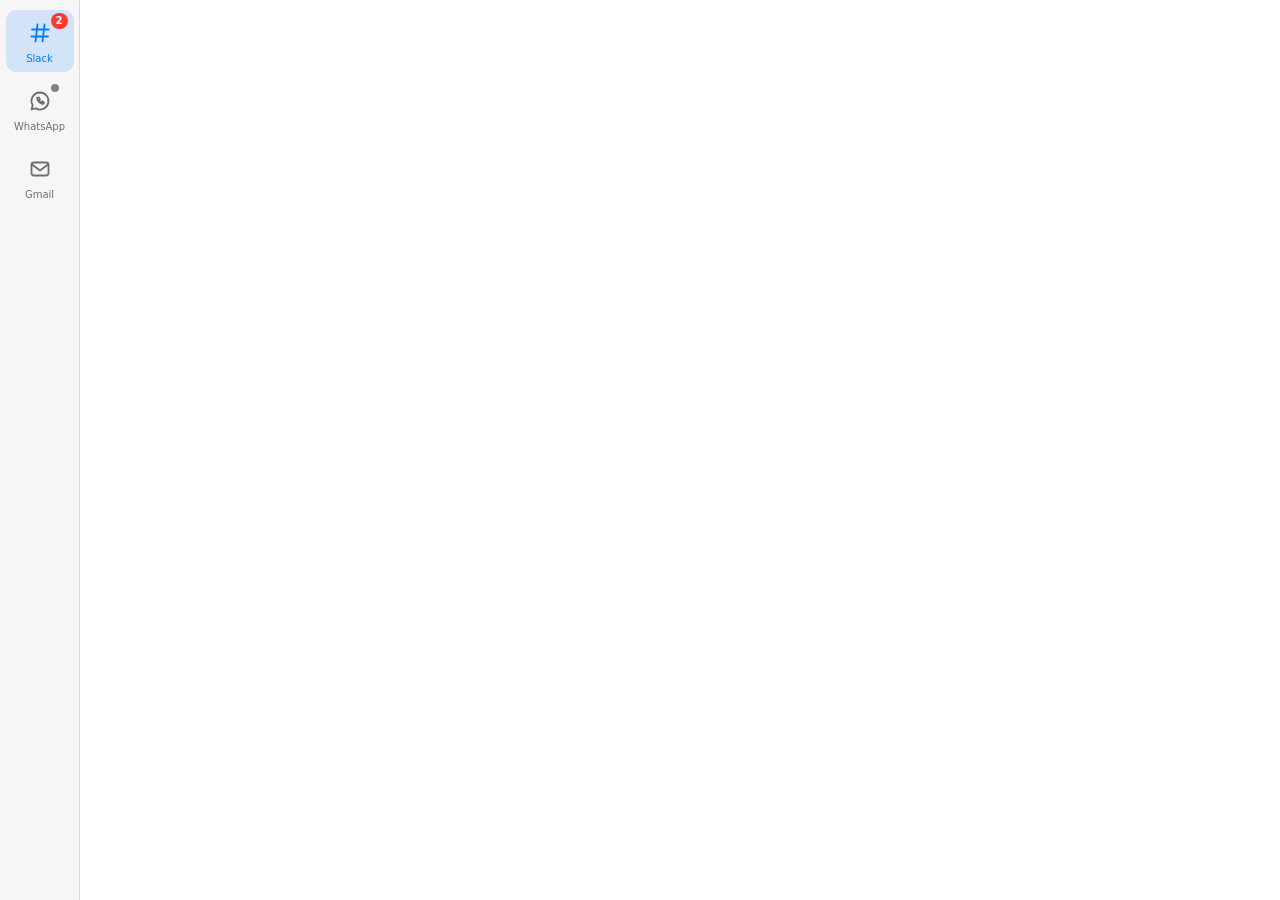
<file: ui/index.html>
<!doctype html>
<html lang="en">
<head>
<meta charset="utf-8">
<meta name="viewport" content="width=device-width, initial-scale=1">
<title>Huburt</title>
<link rel="stylesheet" href="style.css">
</head>
<body>
  <nav id="sidebar" aria-label="Services"></nav>
  <main id="content" aria-live="polite"></main>
  <script src="app.js"></script>
</body>
</html>
</file>
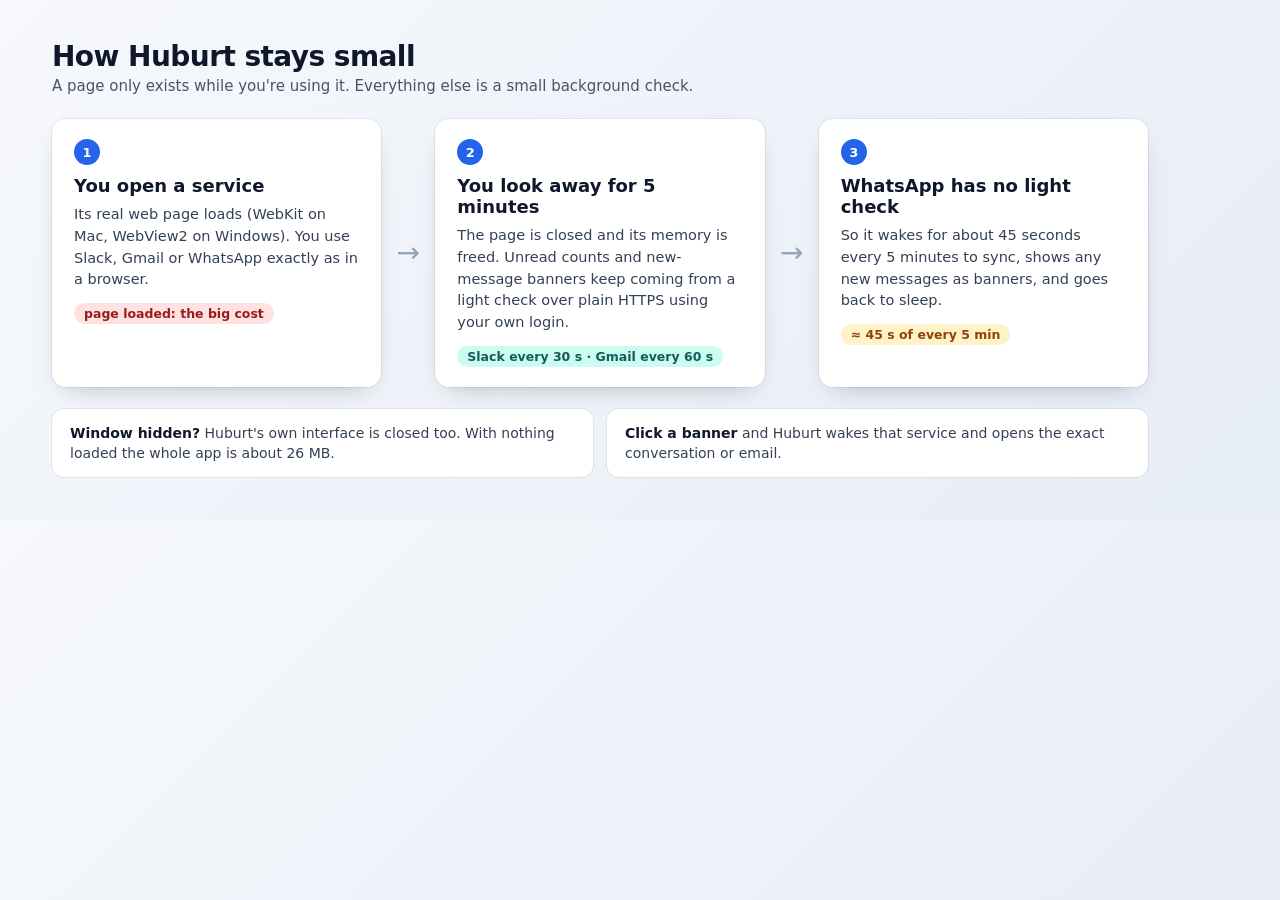
<file: docs/assets/how-it-works.html>
<!doctype html>
<html><head><meta charset="utf-8"><title>How Huburt works</title>
<style>
  * { box-sizing: border-box; }
  body { margin:0; width:1200px; height:520px; padding:40px 52px; font:16px -apple-system,BlinkMacSystemFont,"SF Pro Text","Segoe UI",system-ui,sans-serif;
         background:linear-gradient(135deg,#f6f8fc,#e7edf6); color:#0f172a; }
  h1 { margin:0 0 4px; font-size:28px; letter-spacing:-.02em; }
  p.sub { margin:0 0 24px; color:#475569; font-size:15px; }
  .flow { display:grid; grid-template-columns:1fr 54px 1fr 54px 1fr; align-items:stretch; }
  .card { background:#fff; border-radius:14px; padding:20px 22px; box-shadow:0 10px 26px -14px rgba(15,23,42,.35), 0 0 0 1px rgba(15,23,42,.07); }
  .card .n { display:inline-grid; place-items:center; width:26px; height:26px; border-radius:50%; background:#2563eb; color:#fff; font-weight:700; font-size:13px; margin-bottom:10px; }
  .card h2 { margin:0 0 8px; font-size:18px; } .card p { margin:0; color:#334155; font-size:14.5px; line-height:1.5; }
  .tag { display:inline-block; margin-top:12px; padding:3px 10px; border-radius:999px; font-size:12.5px; font-weight:650; }
  .t1 { background:#fee2e2; color:#991b1b; } .t2 { background:#ccfbf1; color:#115e59; } .t3 { background:#fef3c7; color:#92400e; }
  .arrow { display:grid; place-items:center; color:#94a3b8; font-size:28px; }
  .note { margin-top:22px; display:flex; gap:14px; }
  .pill { flex:1; background:#fff; border-radius:12px; padding:14px 18px; font-size:14px; color:#334155; line-height:1.45; box-shadow:0 0 0 1px rgba(15,23,42,.07); }
  .pill b { color:#0f172a; }
</style></head><body>
  <h1>How Huburt stays small</h1>
  <p class="sub">A page only exists while you're using it. Everything else is a small background check.</p>
  <div class="flow">
    <div class="card"><div class="n">1</div><h2>You open a service</h2><p>Its real web page loads (WebKit on Mac, WebView2 on Windows). You use Slack, Gmail or WhatsApp exactly as in a browser.</p><span class="tag t1">page loaded: the big cost</span></div>
    <div class="arrow">→</div>
    <div class="card"><div class="n">2</div><h2>You look away for 5 minutes</h2><p>The page is closed and its memory is freed. Unread counts and new-message banners keep coming from a light check over plain HTTPS using your own login.</p><span class="tag t2">Slack every 30 s · Gmail every 60 s</span></div>
    <div class="arrow">→</div>
    <div class="card"><div class="n">3</div><h2>WhatsApp has no light check</h2><p>So it wakes for about 45 seconds every 5 minutes to sync, shows any new messages as banners, and goes back to sleep.</p><span class="tag t3">≈ 45 s of every 5 min</span></div>
  </div>
  <div class="note">
    <div class="pill"><b>Window hidden?</b> Huburt's own interface is closed too. With nothing loaded the whole app is about 26 MB.</div>
    <div class="pill"><b>Click a banner</b> and Huburt wakes that service and opens the exact conversation or email.</div>
  </div>
</body></html>
</file>
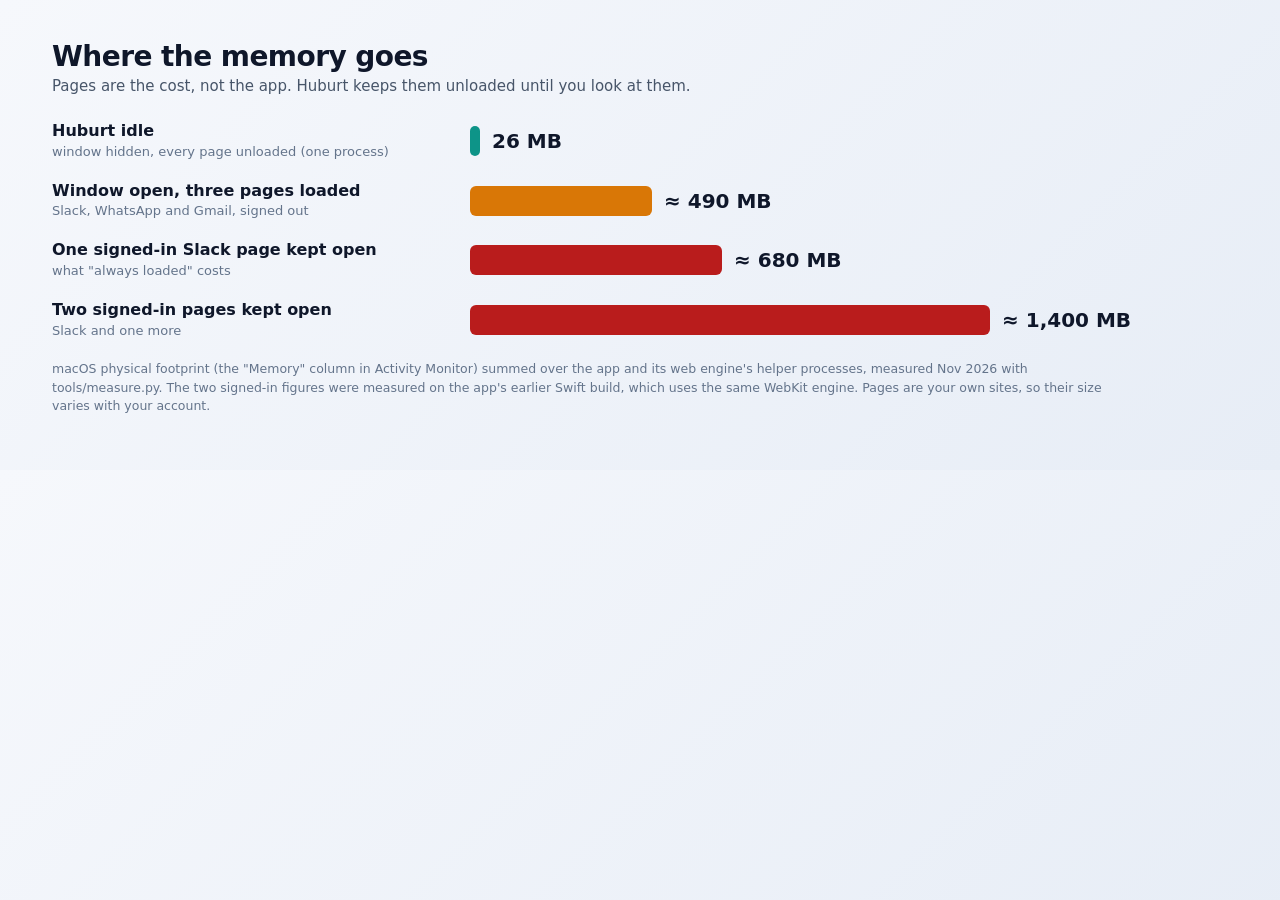
<file: docs/assets/memory.html>
<!doctype html>
<html><head><meta charset="utf-8"><title>Huburt memory</title>
<style>
  * { box-sizing: border-box; }
  body { margin:0; width:1200px; height:470px; padding:40px 52px; font:16px -apple-system,BlinkMacSystemFont,"SF Pro Text","Segoe UI",system-ui,sans-serif;
         background:linear-gradient(135deg,#f6f8fc,#e7edf6); color:#0f172a; }
  h1 { margin:0 0 4px; font-size:28px; letter-spacing:-.02em; }
  p.sub { margin:0 0 26px; color:#475569; font-size:15px; }
  .row { display:grid; grid-template-columns:400px 1fr; align-items:center; gap:18px; margin-bottom:20px; }
  .label { font-weight:600; line-height:1.3; } .label small { display:block; font-weight:400; color:#64748b; font-size:13px; margin-top:2px; }
  .track { display:flex; align-items:center; gap:12px; }
  .bar { height:30px; border-radius:6px; flex:none; }
  .val { font-weight:700; font-size:20px; white-space:nowrap; }
  .good { background:#0d9488; } .mid { background:#d97706; } .bad { background:#b91c1c; }
  .foot { margin-top:6px; color:#64748b; font-size:12.5px; line-height:1.5; max-width:1090px; }
</style></head><body>
  <h1>Where the memory goes</h1>
  <p class="sub">Pages are the cost, not the app. Huburt keeps them unloaded until you look at them.</p>
  <div class="row"><div class="label">Huburt idle<small>window hidden, every page unloaded (one process)</small></div>
    <div class="track"><div class="bar good" style="width:10px"></div><div class="val">26 MB</div></div></div>
  <div class="row"><div class="label">Window open, three pages loaded<small>Slack, WhatsApp and Gmail, signed out</small></div>
    <div class="track"><div class="bar mid" style="width:182px"></div><div class="val">≈ 490 MB</div></div></div>
  <div class="row"><div class="label">One signed-in Slack page kept open<small>what "always loaded" costs</small></div>
    <div class="track"><div class="bar bad" style="width:252px"></div><div class="val">≈ 680 MB</div></div></div>
  <div class="row"><div class="label">Two signed-in pages kept open<small>Slack and one more</small></div>
    <div class="track"><div class="bar bad" style="width:520px"></div><div class="val">≈ 1,400 MB</div></div></div>
  <div class="foot">macOS physical footprint (the "Memory" column in Activity Monitor) summed over the app and its web engine's helper processes,
    measured Nov 2026 with tools/measure.py. The two signed-in figures were measured on the app's earlier Swift build, which uses the same WebKit engine.
    Pages are your own sites, so their size varies with your account.</div>
</body></html>
</file>
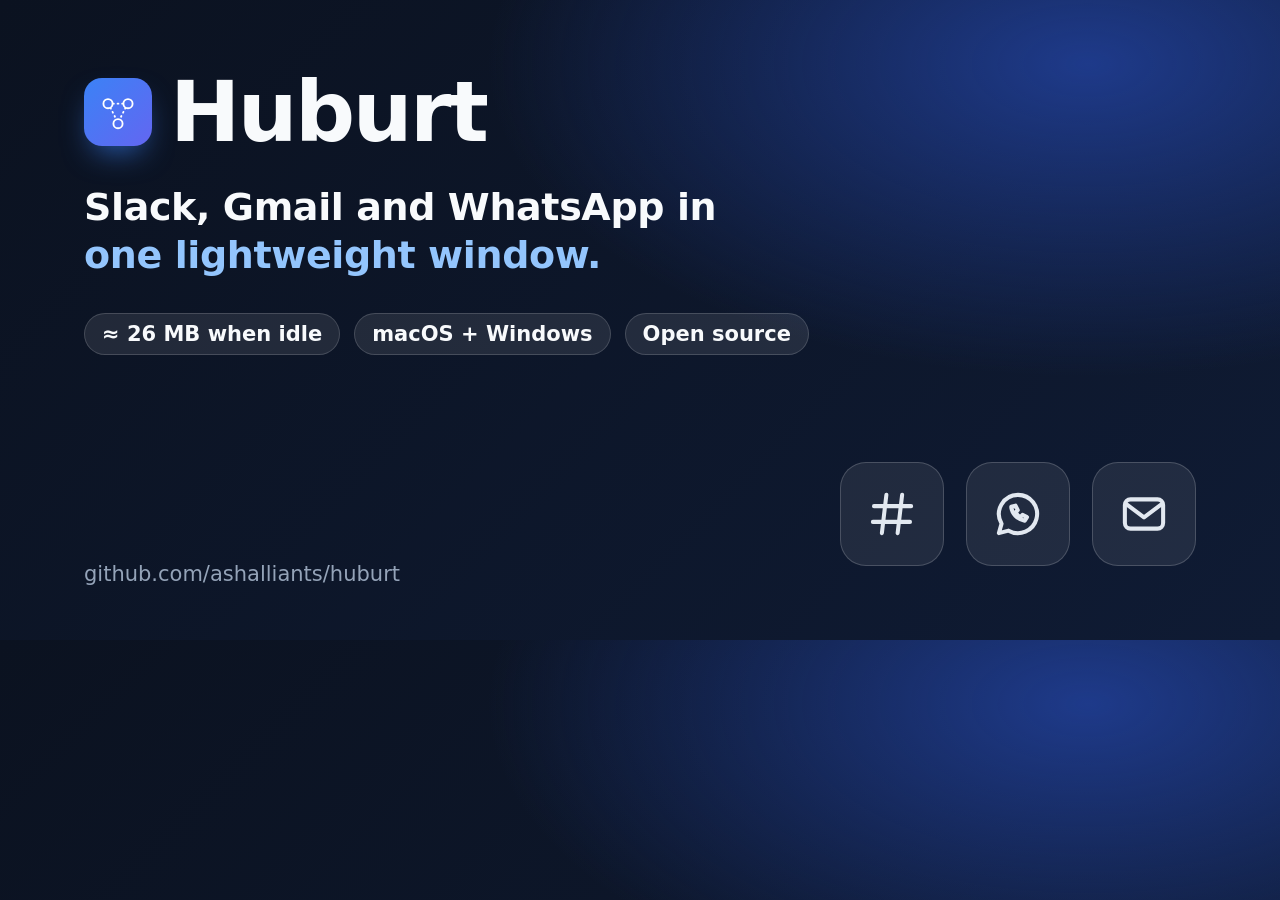
<file: docs/assets/social.html>
<!doctype html>
<html><head><meta charset="utf-8"><title>Huburt social preview</title>
<style>
  * { box-sizing: border-box; }
  body { margin:0; width:1280px; height:640px; padding:70px 84px; color:#f8fafc; font:20px -apple-system,BlinkMacSystemFont,"SF Pro Text","Segoe UI",system-ui,sans-serif;
         background:radial-gradient(1000px 520px at 85% 10%,#1e3a8a 0%,transparent 60%),linear-gradient(135deg,#0b1220,#0f1b34); position:relative; overflow:hidden; }
  .brand { display:flex; align-items:center; gap:18px; }
  .mark { width:68px; height:68px; border-radius:18px; background:linear-gradient(135deg,#3b82f6,#6366f1); display:grid; place-items:center; box-shadow:0 14px 30px -10px rgba(59,130,246,.7); }
  .mark svg { width:40px; height:40px; stroke:#fff; fill:none; stroke-width:2.2; stroke-linecap:round; }
  h1 { margin:0; font-size:84px; letter-spacing:-.03em; line-height:1; }
  .tag { margin:30px 0 0; font-size:38px; line-height:1.25; max-width:880px; font-weight:600; letter-spacing:-.01em; }
  .tag span { color:#93c5fd; }
  .chips { display:flex; gap:14px; margin-top:34px; }
  .chip { padding:9px 18px; border-radius:999px; background:rgba(255,255,255,.09); box-shadow:inset 0 0 0 1px rgba(255,255,255,.16); font-size:21px; font-weight:600; }
  .svc { position:absolute; right:84px; bottom:74px; display:flex; gap:22px; }
  .svc div { width:104px; height:104px; border-radius:26px; background:rgba(255,255,255,.08); box-shadow:inset 0 0 0 1px rgba(255,255,255,.18); display:grid; place-items:center; }
  .svc svg { width:54px; height:54px; stroke:#e2e8f0; fill:none; stroke-width:1.8; stroke-linecap:round; stroke-linejoin:round; }
  .url { position:absolute; left:84px; bottom:54px; font-size:21px; color:#94a3b8; }
</style></head><body>
  <div class="brand"><div class="mark"><svg viewBox="0 0 48 48"><circle cx="12" cy="14" r="5.5"/><circle cx="36" cy="14" r="5.5"/><circle cx="24" cy="38" r="5.5"/><path d="M18 14h12M15 19l7 14M33 19l-7 14" stroke-dasharray="1 4.5"/></svg></div><h1>Huburt</h1></div>
  <p class="tag">Slack, Gmail and WhatsApp in<br><span>one lightweight window.</span></p>
  <div class="chips"><div class="chip">≈ 26 MB when idle</div><div class="chip">macOS + Windows</div><div class="chip">Open source</div></div>
  <div class="svc">
    <div><svg viewBox="0 0 24 24"><path d="M9.5 3.5 7.5 20.5M16.5 3.5l-2 17M4 8.5h16.5M3.5 15.5H20"/></svg></div>
    <div><svg viewBox="0 0 24 24"><path d="M12 3.5a8.5 8.5 0 0 0-7.3 12.8L3.5 20.5l4.3-1.1A8.5 8.5 0 1 0 12 3.5z"/><path d="M9 8.8c.2 3 2.7 5.5 6 6.2l1-1.6-2-1-.9.9c-.9-.4-1.7-1.2-2.1-2.1l.9-.9-1-2z"/></svg></div>
    <div><svg viewBox="0 0 24 24"><rect x="3.5" y="5.5" width="17" height="13" rx="2.5"/><path d="m4 7.5 8 6 8-6"/></svg></div>
  </div>
  <div class="url">github.com/ashalliants/huburt</div>
</body></html>
</file>
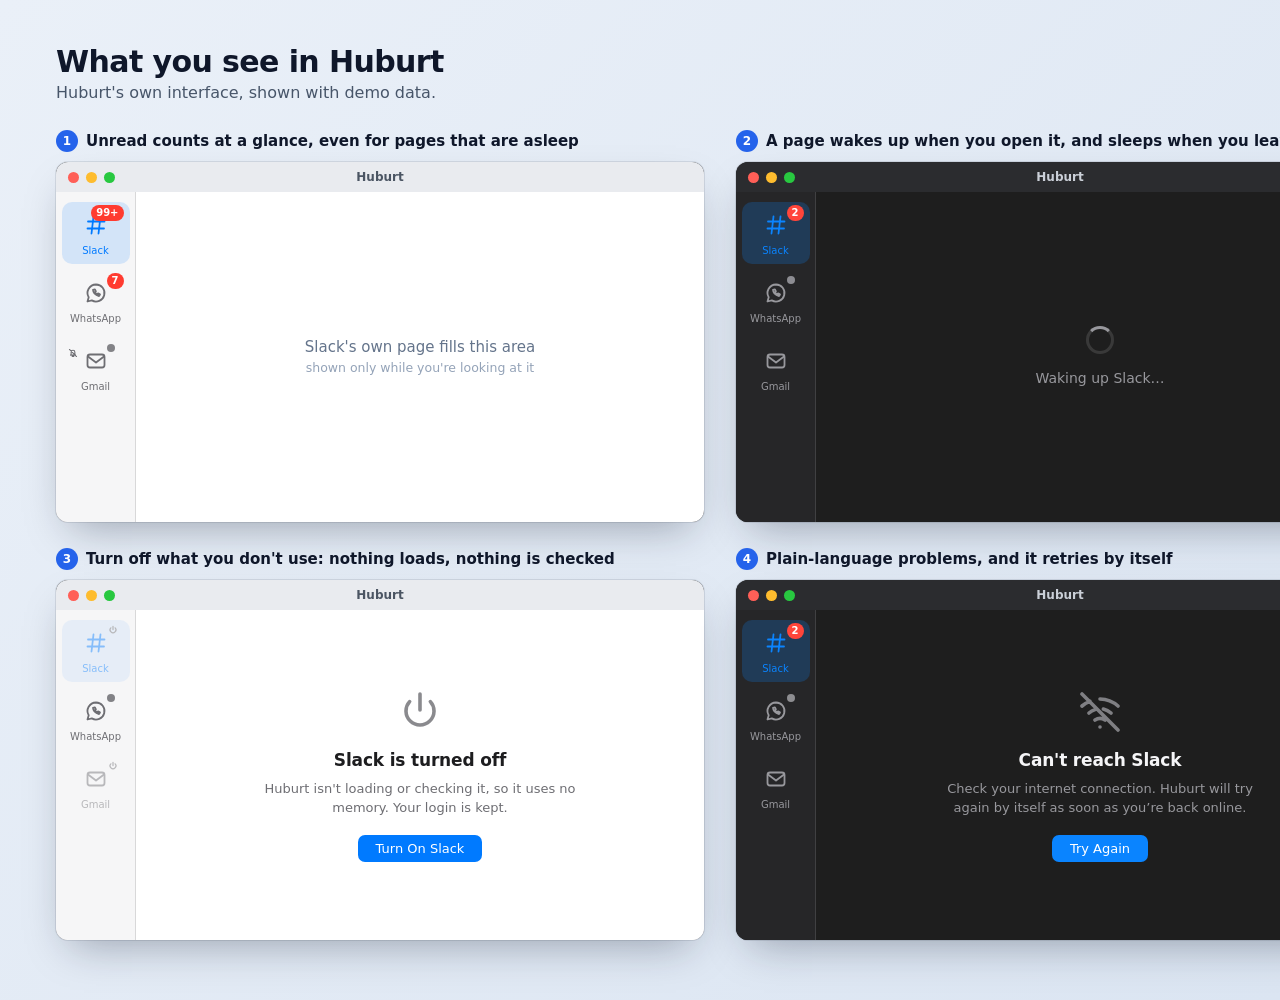
<file: docs/assets/tour.html>
<!doctype html>
<html><head><meta charset="utf-8"><title>Huburt tour</title>
<style>
  :root { --ink:#0f172a; --muted:#475569; }
  * { box-sizing: border-box; }
  body { margin:0; width:1440px; height:1000px; font:15px -apple-system,BlinkMacSystemFont,"SF Pro Text","Segoe UI",system-ui,sans-serif;
         background: linear-gradient(135deg,#eaf0f8 0%,#dbe5f2 100%); color:var(--ink); padding:44px 56px; }
  h1 { margin:0 0 4px; font-size:30px; letter-spacing:-.02em; }
  p.sub { margin:0 0 28px; color:var(--muted); font-size:16px; }
  .grid { display:grid; grid-template-columns:1fr 1fr; gap:26px 32px; }
  .tile h2 { margin:0 0 10px; font-size:15px; font-weight:650; display:flex; gap:8px; align-items:center; }
  .tile h2 b { display:inline-grid; place-items:center; width:22px; height:22px; border-radius:50%; background:#2563eb; color:#fff; font-size:12px; }
  .win { border-radius:12px; overflow:hidden; box-shadow:0 18px 40px -14px rgba(15,23,42,.35), 0 0 0 1px rgba(15,23,42,.10); background:#222; }
  .bar { height:30px; display:flex; align-items:center; gap:7px; padding:0 12px; background:#e9ebef; font-size:12px; color:#4b5563; }
  .bar.dark { background:#2b2c2f; color:#cbd0d8; }
  .dot { width:11px; height:11px; border-radius:50%; } .r{background:#ff5f57}.y{background:#febc2e}.g{background:#28c840}
  .bar span { margin-left:auto; margin-right:auto; transform:translateX(-27px); font-weight:600; }
  .stage { position:relative; }
  iframe { display:block; width:100%; height:330px; border:0; }
  .ph { position:absolute; left:80px; right:0; top:0; bottom:0; display:grid; place-items:center; text-align:center; color:#64748b; font-size:15px; line-height:1.5; pointer-events:none; }
  .ph small { display:block; font-size:12.5px; color:#94a3b8; }
</style></head><body>
  <h1>What you see in Huburt</h1>
  <p class="sub">Huburt's own interface, shown with demo data.</p>
  <div class="grid">
    <div class="tile"><h2><b>1</b> Unread counts at a glance, even for pages that are asleep</h2>
      <div class="win"><div class="bar"><i class="dot r"></i><i class="dot y"></i><i class="dot g"></i><span>Huburt</span></div>
      <div class="stage"><iframe src="../../ui/index.html?light#mock=badges"></iframe><div class="ph"><div>Slack's own page fills this area<small>shown only while you're looking at it</small></div></div></div></div></div>
    <div class="tile"><h2><b>2</b> A page wakes up when you open it, and sleeps when you leave</h2>
      <div class="win"><div class="bar dark"><i class="dot r"></i><i class="dot y"></i><i class="dot g"></i><span>Huburt</span></div>
      <iframe src="../../ui/index.html?dark#mock=waking"></iframe></div></div>
    <div class="tile"><h2><b>3</b> Turn off what you don't use: nothing loads, nothing is checked</h2>
      <div class="win"><div class="bar"><i class="dot r"></i><i class="dot y"></i><i class="dot g"></i><span>Huburt</span></div>
      <iframe src="../../ui/index.html?light#mock=off"></iframe></div></div>
    <div class="tile"><h2><b>4</b> Plain-language problems, and it retries by itself</h2>
      <div class="win"><div class="bar dark"><i class="dot r"></i><i class="dot y"></i><i class="dot g"></i><span>Huburt</span></div>
      <iframe src="../../ui/index.html?dark#mock=error"></iframe></div></div>
  </div>
</body></html>
</file>
<file: ui/style.css>
:root {
  color-scheme: light dark;
  --bg: #ffffff;
  --side-bg: rgba(246, 246, 247, 0.92);
  --line: rgba(0, 0, 0, 0.12);
  --fg: #1d1d1f;
  --fg2: #6e6e73;
  --accent: #007aff;
  --accent-bg: rgba(0, 122, 255, 0.14);
  --hover-bg: rgba(0, 0, 0, 0.05);
  --btn-bg: #007aff;
  --btn-fg: #fff;
  --quiet: rgba(110, 110, 115, 0.85);
  --orange: #ff9500;
  --red: #ff3b30;
}
@media (prefers-color-scheme: dark) {
  :root:not([data-theme="light"]) {
    --bg: #1e1e1e;
    --side-bg: rgba(40, 40, 42, 0.92);
    --line: rgba(255, 255, 255, 0.12);
    --fg: #f5f5f7;
    --fg2: #98989d;
    --accent: #0a84ff;
    --accent-bg: rgba(10, 132, 255, 0.22);
    --hover-bg: rgba(255, 255, 255, 0.07);
    --btn-bg: #0a84ff;
    --quiet: rgba(152, 152, 157, 0.9);
    --orange: #ff9f0a;
    --red: #ff453a;
  }
}
:root[data-theme="dark"] {
  color-scheme: dark;
  --bg: #1e1e1e;
  --side-bg: rgba(40, 40, 42, 0.92);
  --line: rgba(255, 255, 255, 0.12);
  --fg: #f5f5f7;
  --fg2: #98989d;
  --accent: #0a84ff;
  --accent-bg: rgba(10, 132, 255, 0.22);
  --hover-bg: rgba(255, 255, 255, 0.07);
  --btn-bg: #0a84ff;
  --quiet: rgba(152, 152, 157, 0.9);
  --orange: #ff9f0a;
  --red: #ff453a;
}
:root[data-theme="light"] { color-scheme: light; }

* { box-sizing: border-box; }
html, body { height: 100%; margin: 0; }
body {
  display: flex;
  background: var(--bg);
  color: var(--fg);
  font: 13px -apple-system, BlinkMacSystemFont, "SF Pro Text", system-ui, "Helvetica Neue", sans-serif;
  -webkit-font-smoothing: antialiased;
  user-select: none;
  -webkit-user-select: none;
  cursor: default;
  overflow: hidden;
}

/* Sidebar */
#sidebar {
  flex: 0 0 80px;
  width: 80px;
  padding: 10px 0 0;
  display: flex;
  flex-direction: column;
  align-items: center;
  gap: 6px;
  background: var(--side-bg);
  border-right: 1px solid var(--line);
  position: relative;
  z-index: 2;
}
.tile {
  position: relative;
  width: 68px;
  height: 62px;
  flex: none;
  padding: 0;
  border: 0;
  border-radius: 10px;
  background: transparent;
  color: var(--fg2);
  font: inherit;
  display: flex;
  flex-direction: column;
  align-items: center;
  justify-content: center;
  gap: 4px;
  cursor: default;
  touch-action: none;
  transition: background-color .12s, transform .15s ease;
  -webkit-tap-highlight-color: transparent;
}
.tile:hover { background: var(--hover-bg); }
.tile.selected { color: var(--accent); background: var(--accent-bg); }
.tile:focus-visible { outline: 2px solid var(--accent); outline-offset: -2px; }
.tile.off { opacity: .45; }
.tile.dragging {
  transition: none;
  z-index: 5;
  opacity: .92;
  box-shadow: 0 4px 14px rgba(0, 0, 0, .25);
  background: var(--side-bg);
}
.tile.selected.dragging { background: var(--accent-bg); }
.tile .icon {
  position: relative;
  width: 40px;
  height: 32px;
  display: flex;
  align-items: center;
  justify-content: center;
}
.tile .icon svg { width: 24px; height: 24px; display: block; }
.tile .label {
  font-size: 10px;
  line-height: 12px;
  max-width: 64px;
  white-space: nowrap;
  overflow: hidden;
  text-overflow: ellipsis;
}
.badge {
  position: absolute;
  top: -4px;
  right: -8px;
  min-width: 16px;
  height: 16px;
  padding: 0 5px;
  border-radius: 8px;
  background: var(--red);
  color: #fff;
  font-size: 10px;
  font-weight: 700;
  line-height: 16px;
  text-align: center;
  font-variant-numeric: tabular-nums;
}
.quiet-dot {
  position: absolute;
  top: -1px;
  right: 1px;
  width: 8px;
  height: 8px;
  border-radius: 50%;
  background: var(--quiet);
}
.warn {
  position: absolute;
  top: -5px;
  right: -7px;
  width: 14px;
  height: 14px;
  border-radius: 50%;
  background: var(--orange);
  color: #fff;
  font-size: 10px;
  font-weight: 800;
  line-height: 14px;
  text-align: center;
}
.power, .muted-mark {
  position: absolute;
  top: -2px;
  right: -2px;
  width: 10px;
  height: 10px;
  color: var(--fg2);
}
.tile .icon .power svg, .tile .icon .muted-mark svg { width: 10px; height: 10px; display: block; }
.muted-mark { left: -8px; right: auto; top: 3px; }

/* One page, two web views: the sidebar and the cover over the content area (see app.js) */
[data-mode="sidebar"] #content { display: none; }
[data-mode="cover"] #sidebar { display: none; }

/* Content cover */
#content {
  flex: 1;
  min-width: 0;
  position: relative;
  background: transparent;
}
.cover {
  position: absolute;
  inset: 0;
  display: flex;
  flex-direction: column;
  align-items: center;
  justify-content: center;
  gap: 10px;
  padding: 24px;
  text-align: center;
  background: var(--bg);
  animation: fade .2s ease;
}
@keyframes fade { from { opacity: 0 } to { opacity: 1 } }
.cover .glyph {
  width: 48px; height: 48px;
  color: var(--fg2);
  opacity: .8;
}
.cover .glyph svg { width: 100%; height: 100%; display: block; }
.cover h1 { margin: 4px 0 0; font-size: 17px; font-weight: 600; letter-spacing: -0.01em; }
.cover p { margin: 0; max-width: 340px; font-size: 13px; line-height: 1.45; color: var(--fg2); }
.cover .hint { font-size: 14px; color: var(--fg2); margin-top: 4px; }
.cover button {
  margin-top: 8px;
  padding: 6px 18px;
  border: 0;
  border-radius: 7px;
  background: var(--btn-bg);
  color: var(--btn-fg);
  font: inherit;
  font-weight: 500;
  cursor: default;
}
.cover button:hover { filter: brightness(1.08); }
.cover button:active { filter: brightness(.92); }
.cover button:focus-visible { outline: 2px solid var(--accent); outline-offset: 2px; }
.spinner {
  width: 28px; height: 28px;
  border-radius: 50%;
  border: 3px solid var(--line);
  border-top-color: var(--fg2);
  animation: spin .8s linear infinite;
}
@keyframes spin { to { transform: rotate(360deg) } }
@media (prefers-reduced-motion: reduce) {
  .spinner { animation-duration: 2.4s; }
  .cover { animation: none; }
}
</file>
